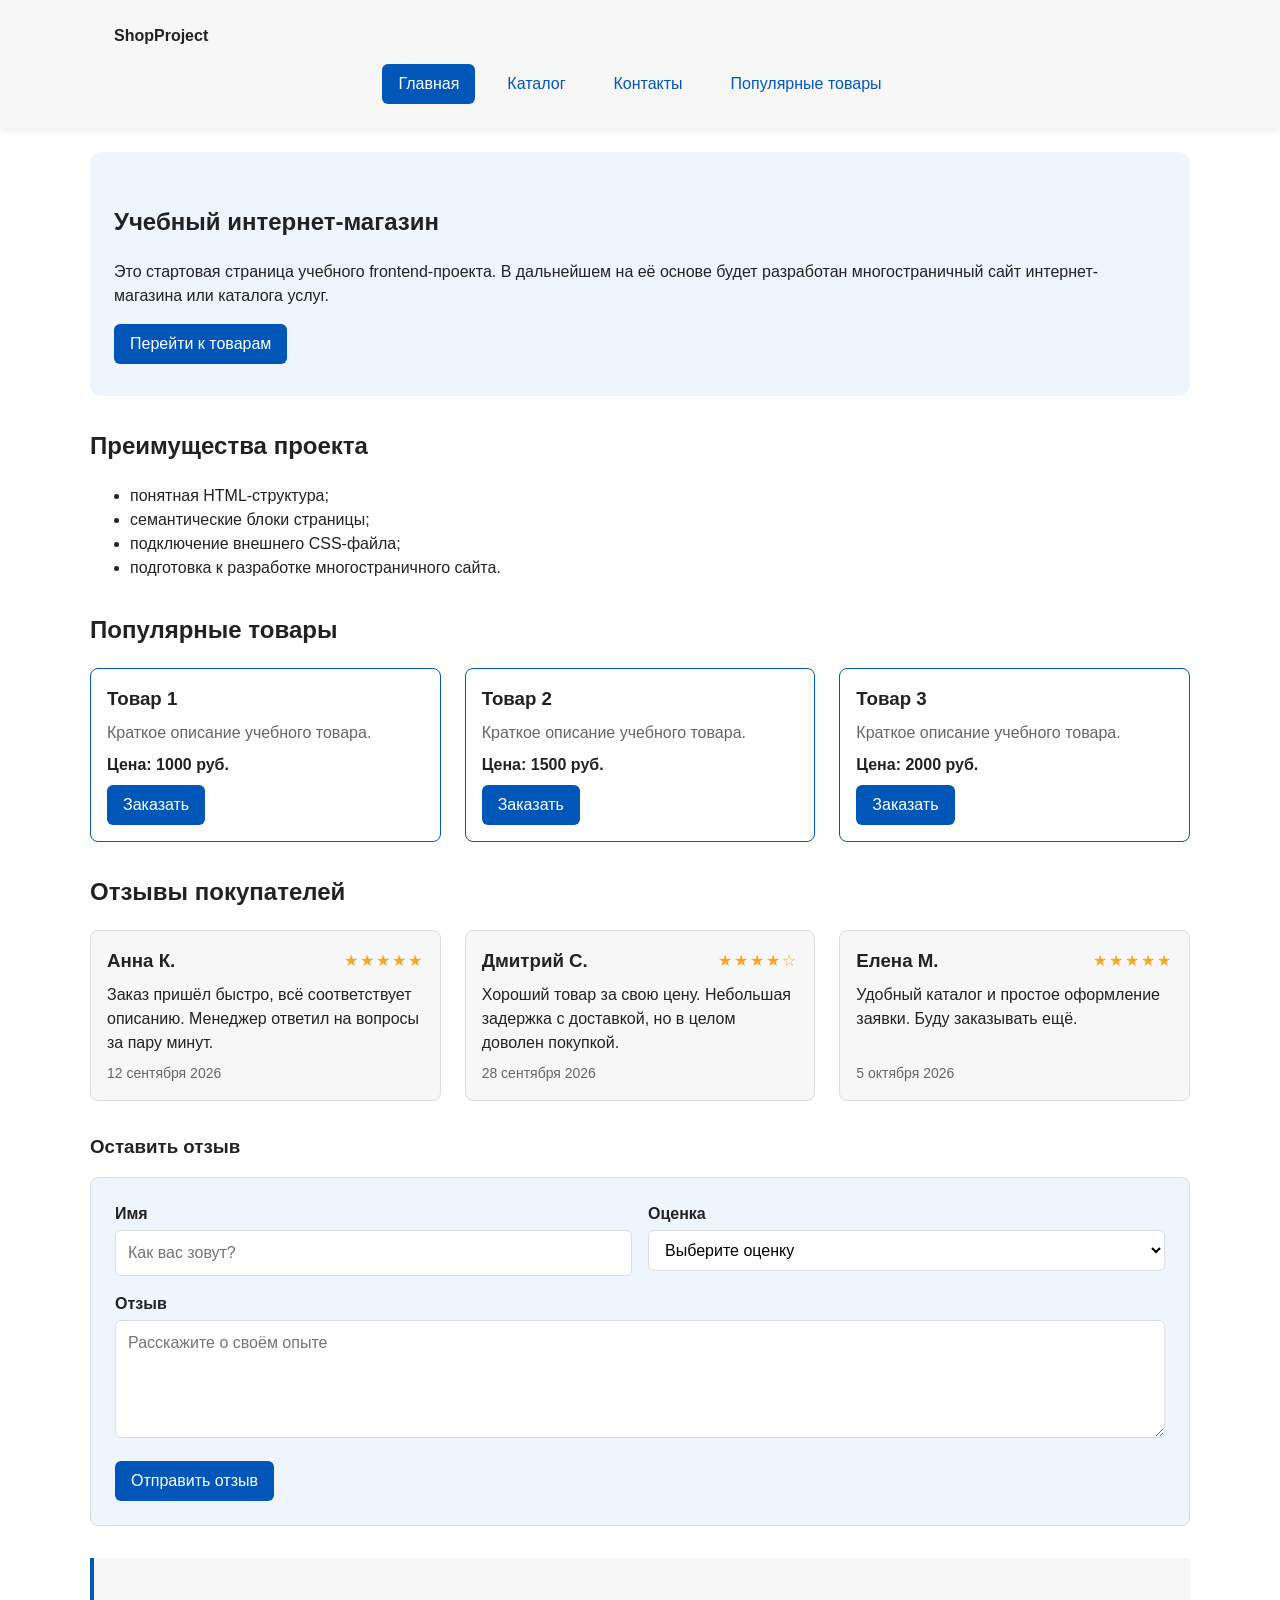
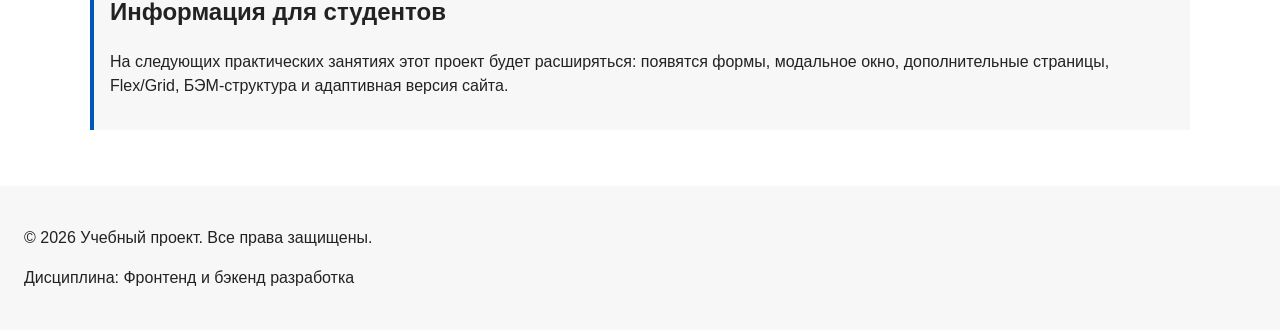
<file: index.html>
<!DOCTYPE html>
<html lang="ru">
<head>
  <meta charset="UTF-8">
  <meta name="viewport" content="width=device-width, initial-scale=1.0">
  <title>Главная страница</title>
  <link rel="stylesheet" href="css/style.css">
  <script src="js/main.js" defer></script>
  <meta property="og:type" content="website">
  <meta property="og:title" content="Учебный интернет-магазин">
  <meta property="og:description" content="Учебный frontend-проект интернет-магазина.">
  <meta property="og:image" content="https://DubVolodenka.github.io/kr1-html-css-shop/images/preview.jpg">
</head>
<body>
<header class="site-header">
  <div class="site-header__inner">
    <a class="site-header__logo" href="index.html">ShopProject</a>

    <nav class="site-nav" aria-label="Основная навигация">
      <ul class="site-nav__list">
        <li class="site-nav__item">
          <a class="site-nav__link site-nav__link--active" href="index.html">
            Главная
          </a>
        </li>
        <li class="site-nav__item">
          <a class="site-nav__link" href="catalog.html">Каталог</a>
        </li>
        <li class="site-nav__item">
          <a class="site-nav__link" href="contacts.html">Контакты</a>
        </li>
        <li class="site-nav__item">
          <a class="site-nav__link" href="index.html#popular">
            Популярные товары
          </a>
        </li>
      </ul>
    </nav>
  </div>
</header>

  <main>
    <section class="hero">
      <h1>Учебный интернет-магазин</h1>
      <p>
        Это стартовая страница учебного frontend-проекта.
        В дальнейшем на её основе будет разработан многостраничный сайт
        интернет-магазина или каталога услуг.
      </p>
      <a class="button button--primary" href="#popular">Перейти к товарам</a>
    </section>

    <section class="section" id="advantages">
      <h2>Преимущества проекта</h2>
      <ul class="advantages-list">
        <li>понятная HTML-структура;</li>
        <li>семантические блоки страницы;</li>
        <li>подключение внешнего CSS-файла;</li>
        <li>подготовка к разработке многостраничного сайта.</li>
      </ul>
    </section>

    <section class="section" id="popular">
      <h2>Популярные товары</h2>

   
      <div class="products-container">
        <article class="product-card product-card--featured">
          <h3 class="product-card__title">Товар 1</h3>
          <p class="product-card__description">Краткое описание учебного товара.</p>
          <p class="product-card__price">Цена: 1000 руб.</p>
          <button
            class="button button--primary product-card__button"
            type="button"
            data-product="Товар 1"
          >
            Заказать
          </button>
        </article>

        <article class="product-card product-card--featured">
          <h3 class="product-card__title">Товар 2</h3>
          <p class="product-card__description">Краткое описание учебного товара.</p>
          <p class="product-card__price">Цена: 1500 руб.</p>
          <button
            class="button button--primary product-card__button"
            type="button"
            data-product="Товар 2"
          >
            Заказать
          </button>
        </article>

        <article class="product-card product-card--featured">
          <h3 class="product-card__title">Товар 3</h3>
          <p class="product-card__description">Краткое описание учебного товара.</p>
          <p class="product-card__price">Цена: 2000 руб.</p>
          <button
            class="button button--primary product-card__button"
            type="button"
            data-product="Товар 3"
          >
            Заказать
          </button>
        </article>
      </div>
    </section>

    <section class="section" id="reviews">
      <h2>Отзывы покупателей</h2>

      <div class="reviews-list">
        <article class="review-card">
          <header class="review-card__header">
            <h3 class="review-card__author">Анна К.</h3>
            <p class="review-card__rating" aria-label="Оценка: 5 из 5">★★★★★</p>
          </header>
          <p class="review-card__text">Заказ пришёл быстро, всё соответствует описанию. Менеджер ответил на вопросы за пару минут.</p>
          <p class="review-card__date">12 сентября 2026</p>
        </article>

        <article class="review-card">
          <header class="review-card__header">
            <h3 class="review-card__author">Дмитрий С.</h3>
            <p class="review-card__rating" aria-label="Оценка: 4 из 5">★★★★☆</p>
          </header>
          <p class="review-card__text">Хороший товар за свою цену. Небольшая задержка с доставкой, но в целом доволен покупкой.</p>
          <p class="review-card__date">28 сентября 2026</p>
        </article>

        <article class="review-card">
          <header class="review-card__header">
            <h3 class="review-card__author">Елена М.</h3>
            <p class="review-card__rating" aria-label="Оценка: 5 из 5">★★★★★</p>
          </header>
          <p class="review-card__text">Удобный каталог и простое оформление заявки. Буду заказывать ещё.</p>
          <p class="review-card__date">5 октября 2026</p>
        </article>
      </div>

      <h3 class="reviews-form-title">Оставить отзыв</h3>

      <form class="review-form" id="review-form" action="#" method="post" novalidate>
        <div class="review-form__field">
          <label class="review-form__label" for="review-name">Имя</label>
          <input class="review-form__input" id="review-name" name="name" type="text"
                 placeholder="Как вас зовут?" minlength="2" maxlength="40"
                 autocomplete="given-name" required>
          <small class="review-form__error" data-error-for="review-name" hidden></small>
        </div>

        <div class="review-form__field">
          <label class="review-form__label" for="review-rating">Оценка</label>
          <select class="review-form__input" id="review-rating" name="rating" required>
            <option value="">Выберите оценку</option>
            <option value="5">★★★★★ — отлично</option>
            <option value="4">★★★★☆ — хорошо</option>
            <option value="3">★★★☆☆ — нормально</option>
            <option value="2">★★☆☆☆ — плохо</option>
            <option value="1">★☆☆☆☆ — ужасно</option>
          </select>
          <small class="review-form__error" data-error-for="review-rating" hidden></small>
        </div>

        <div class="review-form__field review-form__field--wide">
          <label class="review-form__label" for="review-text">Отзыв</label>
          <textarea class="review-form__input" id="review-text" name="text" rows="4"
                    placeholder="Расскажите о своём опыте" minlength="10" maxlength="500" required></textarea>
          <small class="review-form__error" data-error-for="review-text" hidden></small>
        </div>

        <div class="review-form__actions">
          <button class="button button--primary" type="submit">Отправить отзыв</button>
        </div>
      </form>

      <p class="success-message" id="review-success" hidden>Спасибо! Ваш отзыв добавлен.</p>
    </section>

    <aside class="aside-info">
      <h2>Информация для студентов</h2>
      <p>
        На следующих практических занятиях этот проект будет расширяться:
        появятся формы, модальное окно, дополнительные страницы, Flex/Grid,
        БЭМ-структура и адаптивная версия сайта.
      </p>
    </aside>
  </main>

  <footer id="contacts">
    <p>&copy; 2026 Учебный проект. Все права защищены.</p>
    <p>Дисциплина: Фронтенд и бэкенд разработка</p>
  </footer>

  <dialog class="order-dialog" id="order-dialog" aria-labelledby="order-dialog-title">
    <h2 class="order-dialog__title" id="order-dialog-title">Оформление заявки</h2>
    <p class="order-dialog__product" id="order-dialog-product"></p>

    <form class="order-form" id="order-form" action="#" method="post" novalidate>
      <input id="selected-product" name="selected-product" type="hidden">

      <div class="order-form__field">
        <label class="order-form__label" for="order-name">Имя</label>
        <input
          class="order-form__input"
          id="order-name"
          name="name"
          type="text"
          placeholder="Введите ваше имя"
          minlength="2"
          autocomplete="given-name"
          required
        >
      </div>

      <div class="order-form__field">
        <label class="order-form__label" for="order-email">E-mail</label>
        <input
          class="order-form__input"
          id="order-email"
          name="email"
          type="email"
          placeholder="example@mail.ru"
          autocomplete="email"
          required
        >
      </div>

      <div class="order-form__field">
        <label class="order-form__label" for="order-phone">Телефон</label>
        <input
          class="order-form__input"
          id="order-phone"
          name="phone"
          type="tel"
          inputmode="tel"
          placeholder="+7 (900) 000-00-00"
          pattern="^\+7 \(\d{3}\) \d{3}-\d{2}-\d{2}$"
          required
        >
        <small>Формат: +7 (900) 000-00-00</small>
      </div>

      <div class="order-form__field">
        <label class="order-form__label" for="order-date">Дата связи</label>
        <input
          class="order-form__input"
          id="order-date"
          name="date"
          type="date"
        >
      </div>

      <div class="order-form__field">
        <label class="order-form__label" for="order-topic">Тема заявки</label>
        <select class="order-form__select" id="order-topic" name="topic" required>
          <option value="">Выберите тему</option>
          <option value="product">Заказ товара</option>
          <option value="consultation">Консультация</option>
          <option value="delivery">Доставка</option>
        </select>
      </div>

      <div class="order-form__field">
        <label class="order-form__label" for="order-comment">Комментарий</label>
        <textarea
          class="order-form__textarea"
          id="order-comment"
          name="comment"
          rows="4"
          placeholder="Укажите дополнительную информацию"
        ></textarea>
      </div>

      <div class="order-form__field">
        <label class="order-form__label">
          <input
            id="order-agreement"
            name="agreement"
            type="checkbox"
            required
          >
          Я согласен на обработку данных
        </label>
      </div>

      <div class="order-form__actions">
        <button class="button button--secondary" type="button" id="close-order-dialog">
          Закрыть
        </button>
        <button class="button button--primary" type="submit">
          Отправить заявку
        </button>
      </div>
    </form>
  </dialog>

  <p class="success-message" id="success-message" hidden>
    Форма успешно отправлена!
  </p>

  <button class="back-to-top" id="back-to-top" type="button" aria-label="Наверх" hidden>↑</button>
</body>
</html>
</file>
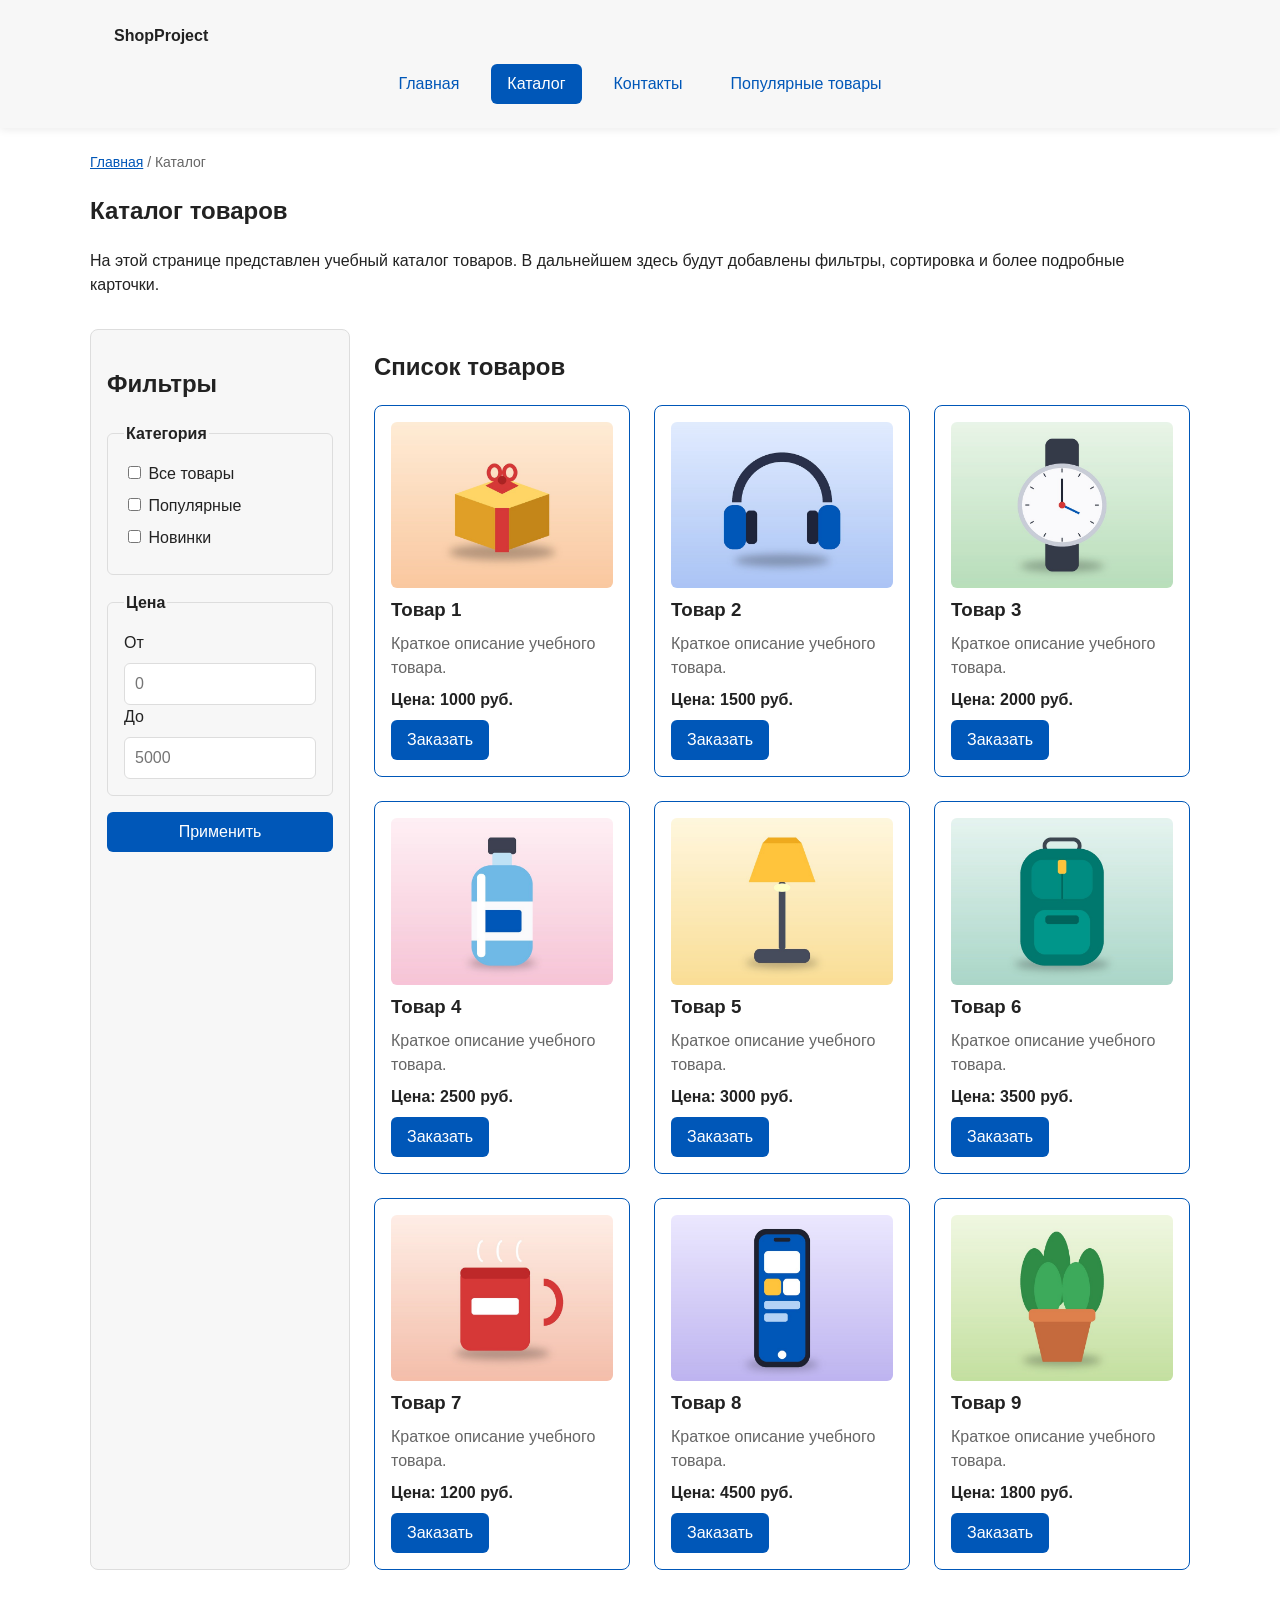
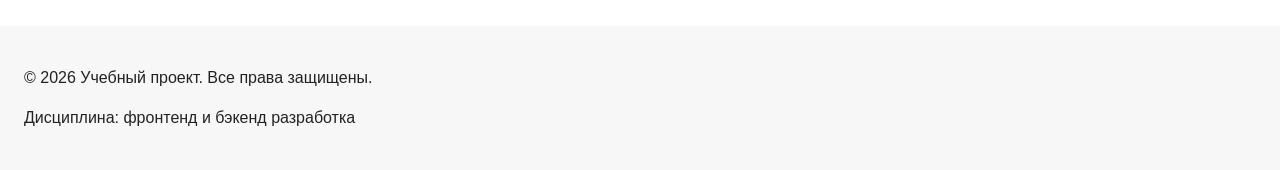
<file: catalog.html>
<!DOCTYPE html>
<html lang="ru">
<head>
  <meta charset="UTF-8">
  <meta name="viewport" content="width=device-width, initial-scale=1.0">
  <meta name="description" content="Каталог товаров учебного интернет-магазина.">
  <title>Каталог товаров — Учебный интернет-магазин</title>
  <link rel="stylesheet" href="css/style.css">
  <meta property="og:type" content="website">
  <meta property="og:title" content="Учебный интернет-магазин">
  <meta property="og:description" content="Учебный frontend-проект интернет-магазина.">
  <meta property="og:image" content="https://DubVolodenka.github.io/kr1-html-css-shop/images/preview.jpg">
</head>
<body>
  <header class="site-header">
  <div class="site-header__inner">
    <a class="site-header__logo" href="index.html">ShopProject</a>

    <nav class="site-nav" aria-label="Основная навигация">
      <ul class="site-nav__list">
        <li class="site-nav__item">
          <a class="site-nav__link" href="index.html">Главная</a>
        </li>
        <li class="site-nav__item">
          <a class="site-nav__link site-nav__link--active" href="catalog.html">Каталог</a>
        </li>
        <li class="site-nav__item">
          <a class="site-nav__link" href="contacts.html">Контакты</a>
        </li>
        <li class="site-nav__item">
          <a class="site-nav__link" href="index.html#popular">Популярные товары</a>
        </li>
      </ul>
    </nav>
  </div>
</header>

  <main>
    <!-- ИСПРАВЛЕННЫЕ ХЛЕБНЫЕ КРОШКИ -->
    <nav class="breadcrumbs" aria-label="Хлебные крошки">
      <a class="breadcrumbs__link" href="index.html">Главная</a>
      <span class="breadcrumbs__current">Каталог</span>
    </nav>

    <section class="section">
      <h1>Каталог товаров</h1>
      <p>
        На этой странице представлен учебный каталог товаров.
        В дальнейшем здесь будут добавлены фильтры, сортировка и более
        подробные карточки.
      </p>
    </section>

    <section class="catalog-layout">
      <aside class="catalog-filters">
        <h2>Фильтры</h2>

        <form class="filters-form" action="#" method="get">
          <fieldset>
            <legend>Категория</legend>

            <label>
              <input type="checkbox" name="category" value="all">
              Все товары
            </label>

            <label>
              <input type="checkbox" name="category" value="popular">
              Популярные
            </label>

            <label>
              <input type="checkbox" name="category" value="new">
              Новинки
            </label>
          </fieldset>

          <fieldset>
            <legend>Цена</legend>

            <label for="price-from">От</label>
            <input id="price-from" name="price-from" type="number" min="0" placeholder="0">

            <label for="price-to">До</label>
            <input id="price-to" name="price-to" type="number" min="0" placeholder="5000">
          </fieldset>

          <button class="button button--primary" type="submit">Применить</button>
        </form>
      </aside>

      <section class="catalog-products">
        <h2>Список товаров</h2>

        <div class="products-container">
          <article class="product-card product-card--featured">
            <figure class="product-card__media">
              <img
                class="product-card__image"
                src="images/products/product-1.jpg"
                alt="Товар 1"
                width="400"
                height="300"
                loading="lazy"
              >
            </figure>
            <h3 class="product-card__title">Товар 1</h3>
            <p class="product-card__description">Краткое описание учебного товара.</p>
            <p class="product-card__price">Цена: 1000 руб.</p>
            <button
              class="button button--primary product-card__button"
              type="button"
              data-product="Товар 1"
            >
              Заказать
            </button>
          </article>

          <article class="product-card product-card--featured">
            <figure class="product-card__media">
              <img
                class="product-card__image"
                src="images/products/product-2.jpg"
                alt="Товар 2"
                width="400"
                height="300"
                loading="lazy"
              >
            </figure>
            <h3 class="product-card__title">Товар 2</h3>
            <p class="product-card__description">Краткое описание учебного товара.</p>
            <p class="product-card__price">Цена: 1500 руб.</p>
            <button
              class="button button--primary product-card__button"
              type="button"
              data-product="Товар 2"
            >
              Заказать
            </button>
          </article>

          <article class="product-card product-card--featured">
            <figure class="product-card__media">
              <img
                class="product-card__image"
                src="images/products/product-3.jpg"
                alt="Товар 3"
                width="400"
                height="300"
                loading="lazy"
              >
            </figure>
            <h3 class="product-card__title">Товар 3</h3>
            <p class="product-card__description">Краткое описание учебного товара.</p>
            <p class="product-card__price">Цена: 2000 руб.</p>
            <button
              class="button button--primary product-card__button"
              type="button"
              data-product="Товар 3"
            >
              Заказать
            </button>
          </article>

          <article class="product-card product-card--featured">
            <figure class="product-card__media">
              <img
                class="product-card__image"
                src="images/products/product-4.jpg"
                alt="Товар 4"
                width="400"
                height="300"
                loading="lazy"
              >
            </figure>
            <h3 class="product-card__title">Товар 4</h3>
            <p class="product-card__description">Краткое описание учебного товара.</p>
            <p class="product-card__price">Цена: 2500 руб.</p>
            <button
              class="button button--primary product-card__button"
              type="button"
              data-product="Товар 4"
            >
              Заказать
            </button>
          </article>

          <article class="product-card product-card--featured">
            
            <figure class="product-card__media">
              <img
                class="product-card__image"
                src="images/products/product-5.jpg"
                alt="Товар 5"
                width="400"
                height="300"
                loading="lazy"
              >
            </figure>
            <h3 class="product-card__title">Товар 5</h3>
            <p class="product-card__description">Краткое описание учебного товара.</p>
            <p class="product-card__price">Цена: 3000 руб.</p>
            <button
              class="button button--primary product-card__button"
              type="button"
              data-product="Товар 5"
            >
              Заказать
            </button>
          </article>

          <article class="product-card product-card--featured">
            
            <figure class="product-card__media">
              <img
                class="product-card__image"
                src="images/products/product-6.jpg"
                alt="Товар 6"
                width="400"
                height="300"
                loading="lazy"
              >
            </figure>
            <h3 class="product-card__title">Товар 6</h3>
            <p class="product-card__description">Краткое описание учебного товара.</p>
            <p class="product-card__price">Цена: 3500 руб.</p>
            <button
              class="button button--primary product-card__button"
              type="button"
              data-product="Товар 6"
            >
              Заказать
            </button>
          </article>

          <article class="product-card product-card--featured">

            <figure class="product-card__media">
              <img
                class="product-card__image"
                src="images/products/product-7.jpg"
                alt="Товар 7"
                width="400"
                height="300"
                loading="lazy"
              >
            </figure>
            <h3 class="product-card__title">Товар 7</h3>
            <p class="product-card__description">Краткое описание учебного товара.</p>
            <p class="product-card__price">Цена: 1200 руб.</p>
            <button
              class="button button--primary product-card__button"
              type="button"
              data-product="Товар 7"
            >
              Заказать
            </button>
          </article>

          <article class="product-card product-card--featured">
 
            <figure class="product-card__media">
              <img
                class="product-card__image"
                src="images/products/product-8.jpg"
                alt="Товар 8"
                width="400"
                height="300"
                loading="lazy"
              >
            </figure>
            <h3 class="product-card__title">Товар 8</h3>
            <p class="product-card__description">Краткое описание учебного товара.</p>
            <p class="product-card__price">Цена: 4500 руб.</p>
            <button
              class="button button--primary product-card__button"
              type="button"
              data-product="Товар 8"
            >
              Заказать
            </button>
          </article>

          <article class="product-card product-card--featured">
            
            <figure class="product-card__media">
              <img
                class="product-card__image"
                src="images/products/product-9.jpg"
                alt="Товар 9"
                width="400"
                height="300"
                loading="lazy"
              >
            </figure>
            <h3 class="product-card__title">Товар 9</h3>
            <p class="product-card__description">Краткое описание учебного товара.</p>
            <p class="product-card__price">Цена: 1800 руб.</p>
            <button
              class="button button--primary product-card__button"
              type="button"
              data-product="Товар 9"
            >
              Заказать
            </button>
          </article>
        </div>
      </section>
    </section>
  </main>

  <footer>
    <p>&copy; 2026 Учебный проект. Все права защищены.</p>
    <p>Дисциплина: фронтенд и бэкенд разработка</p>
  </footer>

  <dialog class="order-dialog" id="order-dialog" aria-labelledby="order-dialog-title">
    <h2 class="order-dialog__title" id="order-dialog-title">Оформление заявки</h2>
    <p class="order-dialog__product" id="order-dialog-product"></p>

    <form class="order-form" id="order-form" action="#" method="post" novalidate>
      <input id="selected-product" name="selected-product" type="hidden">

      <div class="order-form__field">
        <label class="order-form__label" for="order-name">Имя</label>
        <input
          class="order-form__input"
          id="order-name"
          name="name"
          type="text"
          placeholder="Введите ваше имя"
          minlength="2"
          autocomplete="given-name"
          required
        >
      </div>

      <div class="order-form__field">
        <label class="order-form__label" for="order-email">E-mail</label>
        <input
          class="order-form__input"
          id="order-email"
          name="email"
          type="email"
          placeholder="example@mail.ru"
          autocomplete="email"
          required
        >
      </div>

      <div class="order-form__field">
        <label class="order-form__label" for="order-phone">Телефон</label>
        <input
          class="order-form__input"
          id="order-phone"
          name="phone"
          type="tel"
          inputmode="tel"
          placeholder="+7 (900) 000-00-00"
          pattern="^\+7 \(\d{3}\) \d{3}-\d{2}-\d{2}$"
          required
        >
        <small>Формат: +7 (900) 000-00-00</small>
      </div>

      <div class="order-form__field">
        <label class="order-form__label" for="order-date">Дата связи</label>
        <input
          class="order-form__input"
          id="order-date"
          name="date"
          type="date"
        >
      </div>

      <div class="order-form__field">
        <label class="order-form__label" for="order-topic">Тема заявки</label>
        <select class="order-form__select" id="order-topic" name="topic" required>
          <option value="">Выберите тему</option>
          <option value="product">Заказ товара</option>
          <option value="consultation">Консультация</option>
          <option value="delivery">Доставка</option>
        </select>
      </div>

      <div class="order-form__field">
        <label class="order-form__label" for="order-comment">Комментарий</label>
        <textarea
          class="order-form__textarea"
          id="order-comment"
          name="comment"
          rows="4"
          placeholder="Укажите дополнительную информацию"
        ></textarea>
      </div>

      <div class="order-form__field">
        <label class="order-form__label">
          <input
            id="order-agreement"
            name="agreement"
            type="checkbox"
            required
          >
          Я согласен на обработку данных
        </label>
      </div>

      <div class="order-form__actions">
        <button class="button button--secondary" type="button" id="close-order-dialog">
          Закрыть
        </button>
        <button class="button button--primary" type="submit">
          Отправить заявку
        </button>
      </div>
    </form>
  </dialog>

  <p class="success-message" id="success-message" hidden>
    Форма успешно отправлена!
  </p>

  <button class="back-to-top" id="back-to-top" type="button" aria-label="Наверх" hidden>↑</button>
  <script src="js/main.js" defer></script>
</body>
</html>
</file>
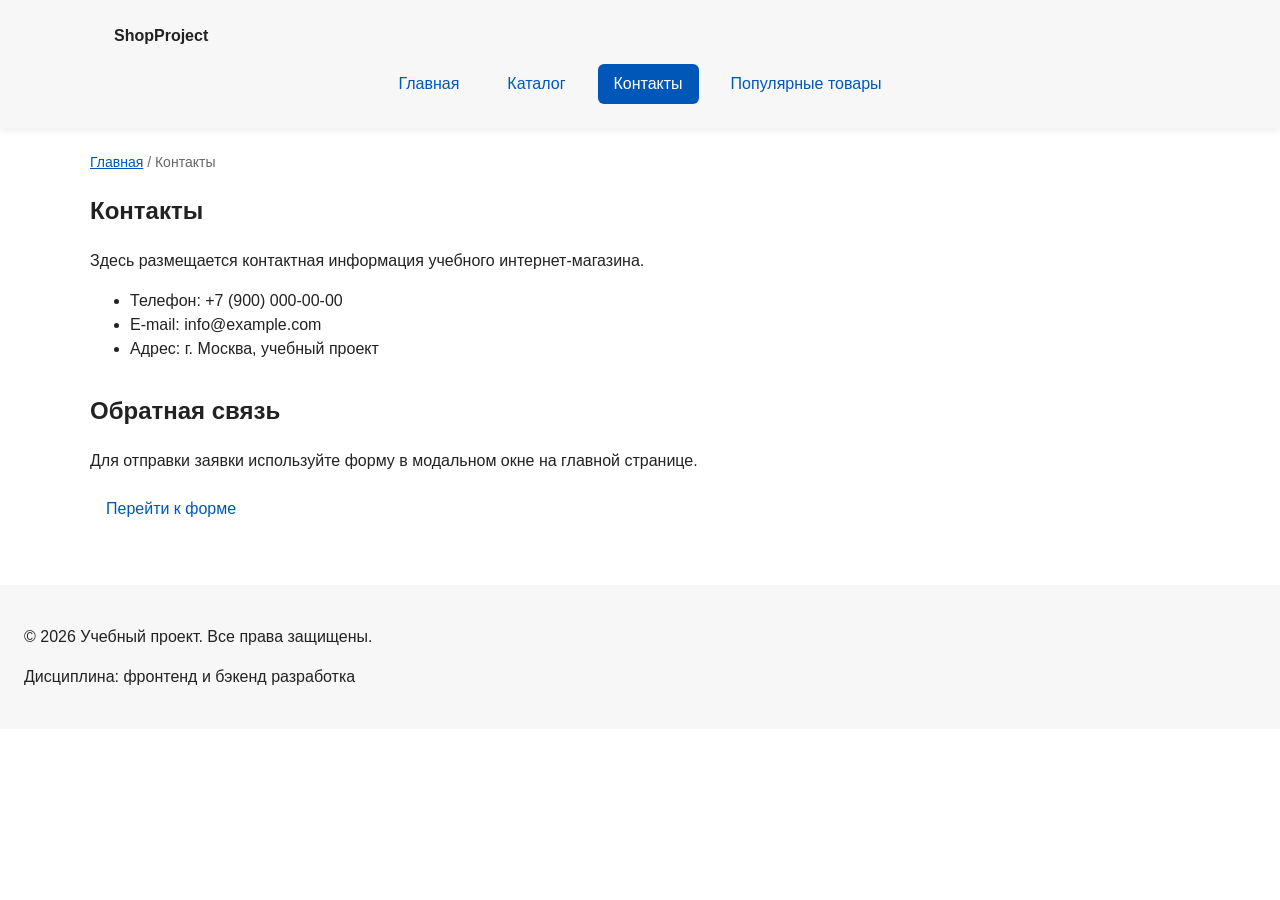
<file: contacts.html>
<!DOCTYPE html>
<html lang="ru">
<head>
    <meta charset="UTF-8">
    <meta name="viewport" content="width=device-width, initial-scale=1.0">
    <meta name="description" content="Контактная информация учебного интернет-магазина.">
    <title>Контакты — Учебный интернет-магазин</title>
    <link rel="stylesheet" href="css/style.css">
    <meta property="og:type" content="website">
    <meta property="og:title" content="Учебный интернет-магазин">
    <meta property="og:description" content="Учебный frontend-проект интернет-магазина.">
    <meta property="og:image" content="https://DubVolodenka.github.io/kr1-html-css-shop/images/preview.jpg">
</head>
<body>

    <header class="site-header">
  <div class="site-header__inner">
    <a class="site-header__logo" href="index.html">ShopProject</a>

    <nav class="site-nav" aria-label="Основная навигация">
      <ul class="site-nav__list">
        <li class="site-nav__item">
          <a class="site-nav__link" href="index.html">Главная</a>
        </li>
        <li class="site-nav__item">
          <a class="site-nav__link" href="catalog.html">Каталог</a>
        </li>
        <li class="site-nav__item">
          <a class="site-nav__link site-nav__link--active" href="contacts.html">Контакты</a>
        </li>
        <li class="site-nav__item">
          <a class="site-nav__link" href="index.html#popular">Популярные товары</a>
        </li>
      </ul>
    </nav>
  </div>
</header>

    <main>

        <nav class="breadcrumbs" aria-label="Хлебные крошки">
            <a class="breadcrumbs__link" href="index.html">Главная</a>
            <span class="breadcrumbs__current">Контакты</span>
        </nav>

        <section class="section">
            <h1>Контакты</h1>
            <p>
                Здесь размещается контактная информация учебного интернет-магазина.
            </p>

            <ul>
                <li>Телефон: +7 (900) 000-00-00</li>
                <li>E-mail: info@example.com</li>
                <li>Адрес: г. Москва, учебный проект</li>
            </ul>
        </section>

        <section class="section" id="feedback">
            <h2>Обратная связь</h2>
            <p>
                Для отправки заявки используйте форму в модальном окне на главной странице.
            </p>
            <a class="button" href="index.html#contacts">Перейти к форме</a>
        </section>
    </main>

    <footer>
        <p>&copy; 2026 Учебный проект. Все права защищены.</p>
        <p>Дисциплина: фронтенд и бэкенд разработка</p>
    </footer>


  <button class="back-to-top" id="back-to-top" type="button" aria-label="Наверх" hidden>↑</button>
  <script src="js/main.js" defer></script>
</body>
</html>
</file>
<file: css/style.css>
/* =========================================
   1. Переменные проекта
   ========================================= */
:root {
  /* Основные цвета проекта */
  --color-bg: #ffffff;
  --color-text: #222222;
  --color-muted: #666666;
  --color-primary: #0057b8;
  --color-primary-dark: #003f86;
  --color-border: #dddddd;
  --color-surface: #f7f7f7;
  --color-surface-accent: #eef5ff;
  --color-danger: #b00020;
  --color-success: #168a2f;
  --color-success-bg: #eefaf0;
  --color-white: #ffffff;

  /* Отступы */
  --space-xs: 4px;
  --space-sm: 8px;
  --space-md: 16px;
  --space-lg: 24px;
  --space-xl: 32px;

  /* Скругления */
  --radius-sm: 6px;
  --radius-md: 8px;
  --radius-lg: 12px;

  /* Размеры */
  --container-width: 1100px;
}

/* =========================================
   2. Базовые стили
   ========================================= */
* {
  box-sizing: border-box;
}

body {
  margin: 0;
  font-family: Arial, sans-serif;
  line-height: 1.5;
  color: var(--color-text);
  background-color: var(--color-bg);
}

main,
footer {
  padding: var(--space-lg);
}

footer {
  background-color: var(--color-surface);
}

/* =========================================
   3. Общие элементы интерфейса
   ========================================= */
a {
  color: var(--color-primary);
}

a:hover {
  color: var(--color-primary-dark);
}

a:focus-visible {
  outline: 2px solid var(--color-primary);
  outline-offset: 3px;
}

.button {
  display: inline-block;
  padding: var(--space-sm) var(--space-md);
  border: none;
  border-radius: var(--radius-sm);
  font: inherit;
  text-decoration: none;
  cursor: pointer;
}

.button--primary {
  color: var(--color-white);
  background-color: var(--color-primary);
}

.button--primary:hover {
  background-color: var(--color-primary-dark);
}

.button--secondary {
  color: var(--color-primary);
  background-color: transparent;
  border: 1px solid var(--color-primary);
}

.button--secondary:hover {
  color: var(--color-white);
  background-color: var(--color-primary);
}

.button:focus-visible {
  outline: 2px solid var(--color-primary);
  outline-offset: 3px;
}

.button:disabled,
.button--disabled {
  opacity: 0.6;
  cursor: not-allowed;
}

/* =========================================
   4. Компоненты страницы
   ========================================= */
.hero {
  max-width: var(--container-width);
  margin: 0 auto var(--space-xl);
  padding: var(--space-xl) var(--space-lg);
  background-color: var(--color-surface-accent);
  border-radius: var(--radius-lg);
}

.section {
  max-width: var(--container-width);
  margin: 0 auto var(--space-xl);
}

.section h2 {
  margin-top: 0;
}

/* ---------- Карточка товара (БЭМ) ---------- */
.product-card {
  display: flex;
  flex-direction: column;
  gap: var(--space-sm);
  margin-bottom: 0;
  padding: var(--space-md);
  border: 1px solid var(--color-border);
  border-radius: var(--radius-md);
  background-color: var(--color-bg);
}

.product-card:hover {
  border-color: var(--color-primary);
}

.product-card--featured {
  border-color: var(--color-primary);
}

.product-card--discount {
  border-color: var(--color-danger);
}

.product-card__title {
  margin: 0;
  color: var(--color-text);
}

.product-card__description {
  margin: 0;
  color: var(--color-muted);
}

.product-card__price {
  margin: 0;
  font-weight: 700;
}

.product-card--discount .product-card__price {
  color: var(--color-danger);
}

.product-card__button {
  margin-top: auto;
  align-self: flex-start;
}
/* ------------------------------------------ */

.aside-info {
  max-width: var(--container-width);
  margin: 0 auto var(--space-xl);
  padding: var(--space-md);
  border-left: 4px solid var(--color-primary);
  background-color: var(--color-surface);
}

/* =========================================
   5. Форма и модальное окно
   ========================================= */
.order-dialog {
  width: min(100% - 32px, 560px);
  padding: var(--space-lg);
  border: none;
  border-radius: var(--radius-lg);
}

.order-dialog::backdrop {
  background-color: rgba(0, 0, 0, 0.5);
}

.order-dialog__title {
  margin-top: 0;
}

.order-form__field {
  margin-bottom: var(--space-md);
}

.order-form__label {
  display: block;
  margin-bottom: var(--space-xs);
}

.order-form__input,
.order-form__select,
.order-form__textarea {
  width: 100%;
  padding: 10px 12px;
  border: 1px solid var(--color-border);
  border-radius: var(--radius-sm);
  font: inherit;
}

.order-form__input:hover,
.order-form__select:hover,
.order-form__textarea:hover {
  border-color: var(--color-primary);
}

.order-form__input:focus-visible,
.order-form__select:focus-visible,
.order-form__textarea:focus-visible {
  outline: 2px solid var(--color-primary);
  outline-offset: 3px;
}

.order-form__actions {
  display: flex;
  gap: var(--space-md);
  margin-top: var(--space-lg);
}

[aria-invalid="true"] {
  border-color: var(--color-danger);
}

.success-message {
  max-width: var(--container-width);
  margin: var(--space-lg) auto;
  padding: var(--space-md);
  border-left: 4px solid var(--color-success);
  background-color: var(--color-success-bg);
}

/* =========================================
   6. Навигация (хлебные крошки)
   ========================================= */
.breadcrumbs {
  max-width: var(--container-width);
  margin: 0 auto var(--space-md);
  font-size: 14px;
  color: var(--color-muted);
}

.breadcrumbs__link {
  color: var(--color-primary);
}

.breadcrumbs__current::before {
  content: " / ";
  color: var(--color-muted);
}

/* =========================================
   7. Поведение и доступность
   ========================================= */
html {
  scroll-behavior: smooth;
  scroll-padding-top: 130px;
}

:target {
  outline: 2px dashed var(--color-primary);
  outline-offset: 4px;
}

/* =========================================
   8. Навигация сайта (БЭМ)
   ========================================= */
.site-header {
    position: sticky;
    top: 0;
    z-index: 100;
    background-color: var(--color-surface);
    box-shadow: 0 2px 8px rgba(0, 0, 0, 0.08);
}

.site-header__inner {
    max-width: var(--container-width);
    margin: 0 auto;
    padding: var(--space-lg);
}

.site-header__logo {
    font-weight: 700;
    color: var(--color-text);
    text-decoration: none;
}

.site-nav__list {
    display: flex;
    flex-wrap: wrap;
    justify-content: center;
    align-items: center;
    gap: var(--space-md);
    padding: 0;
    margin: var(--space-md) 0 0;
    list-style: none;
}

.site-nav__link {
    display: inline-block;
    padding: var(--space-sm) var(--space-md);
    color: var(--color-primary);
    text-decoration: none;
    border-radius: var(--radius-sm);
}

.site-nav__link:hover {
    color: var(--color-white);
    background-color: var(--color-primary);
}

.site-nav__link:focus-visible {
    outline: 2px solid var(--color-primary);
    outline-offset: 3px;
}

.site-nav__link--active {
    color: var(--color-white);
    background-color: var(--color-primary);
}

/* =========================================
   9. Каталог и сетки
   ========================================= */
.products-grid {
  display: grid;
  grid-template-columns: repeat(3, 1fr);
  gap: var(--space-lg);
}

.catalog-layout {
  max-width: var(--container-width);
  margin: 0 auto var(--space-xl);
  display: grid;
  grid-template-columns: 260px 1fr;
  grid-template-areas: "filters products";
  gap: var(--space-lg);
}

.catalog-filters {
  grid-area: filters;
  padding: var(--space-md);
  border: 1px solid var(--color-border);
  border-radius: var(--radius-md);
  background-color: var(--color-surface);
}

.catalog-products {
  grid-area: products;
}

/* =========================================
   10. Форма фильтров
   ========================================= */
.filters-form {
  display: grid;
  gap: var(--space-md);
}

.filters-form fieldset {
  margin: 0;
  padding: var(--space-md);
  border: 1px solid var(--color-border);
  border-radius: var(--radius-sm);
}

.filters-form legend {
  font-weight: 700;
}

.filters-form label {
  display: block;
  margin-bottom: var(--space-sm);
}

.filters-form input[type="number"] {
  width: 100%;
  padding: 8px 10px;
  border: 1px solid var(--color-border);
  border-radius: var(--radius-sm);
  font: inherit;
}

.products-container {
  display: grid;
  grid-template-columns: repeat(auto-fit, minmax(220px, 1fr));
  gap: var(--space-lg);
}

@media (max-width: 768px) {
  .catalog-layout {
    grid-template-columns: 1fr;
    grid-template-areas:
      "filters"
      "products";
  }
}

/* =========================================
   11. Отзывы
   ========================================= */
.reviews-list {
  display: grid;
  grid-template-columns: repeat(auto-fit, minmax(260px, 1fr));
  gap: var(--space-lg);
}

.review-card {
  display: flex;
  flex-direction: column;
  gap: var(--space-sm);
  padding: var(--space-md);
  border: 1px solid var(--color-border);
  border-radius: var(--radius-md);
  background-color: var(--color-surface);
}

.review-card__header {
  display: flex;
  justify-content: space-between;
  align-items: center;
  gap: var(--space-sm);
}

.review-card__author {
  margin: 0;
}

.review-card__rating {
  margin: 0;
  color: #f5a623;
  letter-spacing: 2px;
  white-space: nowrap;
}

.review-card__text {
  margin: 0;
}

.review-card__date {
  margin: auto 0 0;
  font-size: 14px;
  color: var(--color-muted);
}

/* =========================================
   12. Кнопка «Наверх»
   ========================================= */
.back-to-top {
  position: fixed;
  right: var(--space-lg);
  bottom: var(--space-lg);
  z-index: 90;
  width: 48px;
  height: 48px;
  border: none;
  border-radius: 50%;
  font-size: 24px;
  line-height: 1;
  color: var(--color-white);
  background-color: var(--color-primary);
  box-shadow: 0 4px 12px rgba(0, 0, 0, 0.25);
  cursor: pointer;
  transition: opacity 0.3s, transform 0.3s, background-color 0.2s;
}

.back-to-top[hidden] {
  display: none;
}

.back-to-top:hover {
  background-color: var(--color-primary-dark);
  transform: translateY(-2px);
}

.back-to-top:focus-visible {
  outline: 2px solid var(--color-primary);
  outline-offset: 3px;
}

/* =========================================
   13. Форма отзыва
   ========================================= */
.reviews-form-title {
  margin: var(--space-xl) 0 var(--space-md);
}

.review-form {
  display: grid;
  grid-template-columns: 1fr 1fr;
  gap: var(--space-md);
  padding: var(--space-lg);
  border: 1px solid var(--color-border);
  border-radius: var(--radius-md);
  background-color: var(--color-surface-accent);
}

.review-form__field--wide,
.review-form__actions {
  grid-column: 1 / -1;
}

.review-form__label {
  display: block;
  margin-bottom: var(--space-xs);
  font-weight: 700;
}

.review-form__input {
  width: 100%;
  padding: 10px 12px;
  border: 1px solid var(--color-border);
  border-radius: var(--radius-sm);
  font: inherit;
  background-color: var(--color-white);
}

.review-form__input:hover {
  border-color: var(--color-primary);
}

.review-form__input:focus-visible {
  outline: 2px solid var(--color-primary);
  outline-offset: 3px;
}

.review-form__input[aria-invalid="true"] {
  border-color: var(--color-danger);
}

.review-form__error {
  display: block;
  margin-top: var(--space-xs);
  color: var(--color-danger);
}

.review-form__error[hidden] {
  display: none;
}

.review-card--new {
  animation: review-appear 0.5s ease;
}

@keyframes review-appear {
  from { opacity: 0; transform: translateY(12px); }
  to   { opacity: 1; transform: none; }
}

@media (max-width: 768px) {
  .review-form {
    grid-template-columns: 1fr;
  }
}

/* =========================================
   14. Изображение в карточке товара
   ========================================= */
.product-card__media {
  margin: 0;
  aspect-ratio: 4 / 3;
  overflow: hidden;
  border-radius: var(--radius-sm);
  background-color: var(--color-surface-accent);
}

.product-card__image {
  display: block;
  width: 100%;
  height: 100%;
  object-fit: cover;
}

.order-dialog__product {
  margin: 0 0 var(--space-md);
  font-weight: 700;
  color: var(--color-primary);
}

.order-dialog__product:empty {
  display: none;
}
</file>
